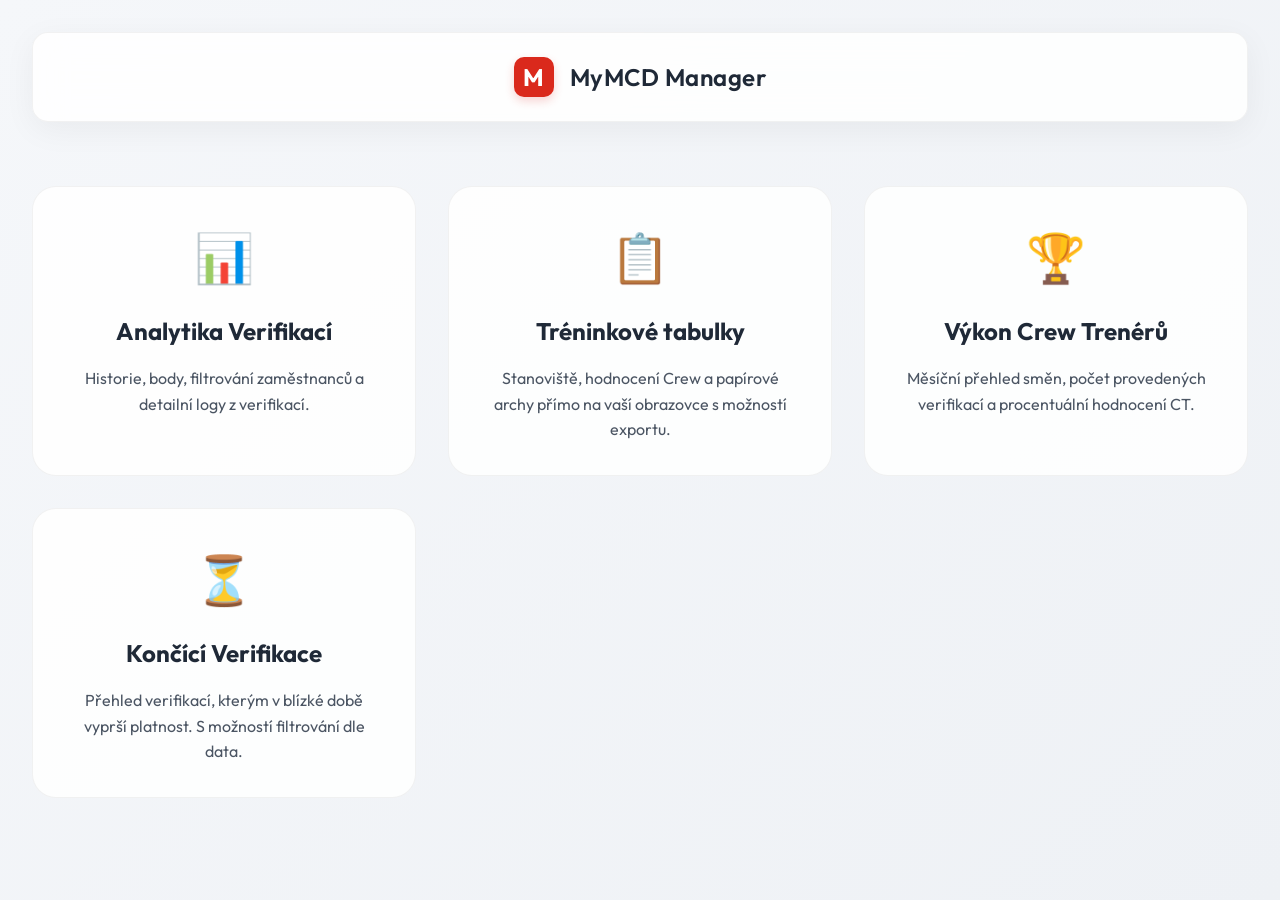
<file: templates/dashboard.html>
<!DOCTYPE html>
<html lang="cs">
<head>
    <meta charset="UTF-8">
    <meta name="viewport" content="width=device-width, initial-scale=1.0">
    <title>MyMCD Dashboard</title>
    <!-- Google Fonts for modern typography -->
    <link href="https://fonts.googleapis.com/css2?family=Outfit:wght@300;400;500;600;700&display=swap" rel="stylesheet">
    <link rel="stylesheet" href="/static/css/style.css">
    <style>
        .dashboard-grid {
            display: grid;
            grid-template-columns: repeat(auto-fit, minmax(300px, 1fr));
            gap: 2rem;
            margin-top: 2rem;
        }
        .dashboard-card {
            background: var(--glass-bg);
            border: 1px solid var(--glass-border);
            border-radius: var(--radius-lg);
            padding: 2rem;
            text-align: center;
            text-decoration: none;
            color: var(--text-primary);
            transition: transform 0.2s, box-shadow 0.2s;
            display: flex;
            flex-direction: column;
            align-items: center;
            gap: 1rem;
        }
        .dashboard-card:hover {
            transform: translateY(-5px);
            box-shadow: var(--shadow-lg);
        }
        .dashboard-card h2 {
            font-size: 1.5rem;
            color: var(--mcd-red);
        }
        .dashboard-card p {
            color: var(--text-secondary);
        }
        .card-icon {
            font-size: 3rem;
        }
    </style>
</head>
<body>
    <div class="app-container">
        <!-- Header Section -->
        <header class="glass-panel main-header">
            <div class="header-content" style="justify-content: center;">
                <div class="logo-area">
                    <div class="logo-icon">M</div>
                    <h1>MyMCD Manager</h1>
                </div>
            </div>
        </header>

        <!-- Main Dashboard View -->
        <main>
            <div class="dashboard-grid">
                <a href="/log" class="dashboard-card">
                    <div class="card-icon">📊</div>
                    <h2>Analytika Verifikací</h2>
                    <p>Historie, body, filtrování zaměstnanců a detailní logy z verifikací.</p>
                </a>
                
                <a href="/tables" class="dashboard-card">
                    <div class="card-icon">📋</div>
                    <h2>Tréninkové tabulky</h2>
                    <p>Stanoviště, hodnocení Crew a papírové archy přímo na vaší obrazovce s možností exportu.</p>
                </a>

                <a href="/ct-performance" class="dashboard-card">
                    <div class="card-icon">🏆</div>
                    <h2>Výkon Crew Trenérů</h2>
                    <p>Měsíční přehled směn, počet provedených verifikací a procentuální hodnocení CT.</p>
                </a>

                <a href="/expiring" class="dashboard-card">
                    <div class="card-icon">⏳</div>
                    <h2>Končící Verifikace</h2>
                    <p>Přehled verifikací, kterým v blízké době vyprší platnost. S možností filtrování dle data.</p>
                </a>
            </div>
        </main>
    </div>
</body>
</html>
</file>
<file: static/css/style.css>
:root {
    /* Brand & Accent Colors */
    --accent-red: #da291c;
    --accent-red-glow: rgba(218, 41, 28, 0.2);
    --accent-yellow: #ffc72c;
    --accent-yellow-glow: rgba(255, 199, 44, 0.4);
    
    /* Light Theme Core */
    --bg-color: #f5f7fa;
    --bg-gradient: linear-gradient(135deg, #f5f7fa 0%, #eef1f5 100%);
    --glass-bg: rgba(255, 255, 255, 0.85);
    --glass-border: rgba(0, 0, 0, 0.05);
    
    /* Typography */
    --text-primary: #1f2937;
    --text-secondary: #4b5563;
    --font-family: 'Outfit', sans-serif;
    
    /* Geometry */
    --radius-sm: 8px;
    --radius-md: 16px;
    --radius-lg: 24px;
    
    /* Transition */
    --transition-fast: 0.15s ease;
    --transition-smooth: 0.3s cubic-bezier(0.4, 0, 0.2, 1);
}

* {
    margin: 0;
    padding: 0;
    box-sizing: border-box;
}

body {
    background: var(--bg-gradient);
    background-attachment: fixed;
    color: var(--text-primary);
    font-family: var(--font-family);
    min-height: 100vh;
    display: flex;
    justify-content: center;
    line-height: 1.6;
}

/* Glassmorphism Utilities */
.glass-panel {
    background: var(--glass-bg);
    backdrop-filter: blur(16px);
    -webkit-backdrop-filter: blur(16px);
    border: 1px solid var(--glass-border);
    border-radius: var(--radius-md);
    box-shadow: 0 8px 32px 0 rgba(0, 0, 0, 0.05);
}

/* Layout */
.app-container {
    width: 100%;
    max-width: 1400px;
    padding: 2rem;
    display: flex;
    flex-direction: column;
    gap: 2rem;
}

/* Header */
.main-header {
    padding: 1.5rem 2rem;
}

.header-content {
    display: flex;
    justify-content: space-between;
    align-items: center;
    flex-wrap: wrap;
    gap: 1rem;
}

.logo-area {
    display: flex;
    align-items: center;
    gap: 1rem;
}

.logo-icon {
    width: 40px;
    height: 40px;
    background: var(--accent-red);
    color: white;
    font-weight: 700;
    font-size: 1.5rem;
    border-radius: 10px;
    display: flex;
    align-items: center;
    justify-content: center;
    box-shadow: 0 4px 10px var(--accent-red-glow);
}

h1 {
    font-size: 1.5rem;
    font-weight: 600;
    letter-spacing: 0.5px;
}

.header-actions {
    display: flex;
    align-items: center;
    gap: 1.5rem;
}

.sync-status {
    color: var(--text-secondary);
    font-size: 0.9rem;
}

/* Buttons */
.btn {
    appearance: none;
    background: none;
    border: none;
    cursor: pointer;
    font-family: var(--font-family);
    font-size: 0.95rem;
    font-weight: 500;
    border-radius: var(--radius-sm);
    padding: 0.75rem 1.5rem;
    transition: var(--transition-smooth);
    display: flex;
    align-items: center;
    justify-content: center;
    gap: 0.5rem;
}

.btn-primary {
    background: var(--accent-red);
    color: white;
    box-shadow: 0 4px 10px var(--accent-red-glow);
}

.btn-primary:hover {
    transform: translateY(-2px);
    box-shadow: 0 6px 15px var(--accent-red-glow);
    background: #e63125;
}

.btn-primary:active {
    transform: translateY(0);
}

/* Controls / Filters Layout */
.controls-section {
    padding: 1.5rem;
}

.filters-row {
    display: flex;
    flex-wrap: wrap;
    gap: 3rem;
    align-items: flex-start;
}

.filter-group {
    display: flex;
    flex-direction: column;
    gap: 0.8rem;
}

.filter-group label {
    font-weight: 600;
    font-size: 0.95rem;
    color: var(--text-secondary);
}

.date-filters {
    display: flex;
    align-items: center;
    gap: 0.8rem;
}

.date-input {
    padding: 0.4rem 0.8rem;
    border: 1px solid rgba(0, 0, 0, 0.1);
    border-radius: var(--radius-sm);
    font-family: var(--font-family);
    color: var(--text-primary);
    background: white;
    cursor: pointer;
}

.date-input:focus {
    outline: none;
    border-color: var(--accent-yellow);
    box-shadow: 0 0 0 3px var(--accent-yellow-glow);
}

.date-separator {
    color: var(--text-secondary);
    font-size: 0.9rem;
}

.controls-header {
    display: flex;
    align-items: center;
    gap: 1rem;
    margin-bottom: 1.5rem;
}

.controls-header h2 {
    font-size: 1.1rem;
    font-weight: 500;
    color: var(--text-secondary);
}

.badge {
    background: rgba(0, 0, 0, 0.05);
    padding: 0.2rem 0.6rem;
    border-radius: 20px;
    font-size: 0.8rem;
    font-weight: 600;
}

/* Filter Chips */
.filter-chips {
    display: flex;
    flex-wrap: wrap;
    gap: 0.75rem;
}

.chip {
    background: white;
    border: 1px solid rgba(0, 0, 0, 0.1);
    color: var(--text-secondary);
    padding: 0.5rem 1rem;
    border-radius: 20px;
    font-size: 0.9rem;
    cursor: pointer;
    transition: var(--transition-smooth);
    user-select: none;
    box-shadow: 0 2px 4px rgba(0,0,0,0.02);
}

.chip:hover {
    border-color: rgba(0, 0, 0, 0.2);
    color: var(--text-primary);
    transform: translateY(-1px);
}

.chip.active {
    background: var(--accent-yellow);
    color: #111;
    border-color: var(--accent-yellow);
    box-shadow: 0 4px 10px var(--accent-yellow-glow);
    font-weight: 600;
}

/* Table Area */
.table-container {
    padding: 1rem;
    overflow-x: auto;
    min-height: 400px;
    max-height: 60vh;
    overflow-y: auto;
    position: relative;
}

table {
    width: 100%;
    border-collapse: separate;
    border-spacing: 0;
    text-align: left;
}

th {
    padding: 1rem 1.5rem;
    font-weight: 600;
    font-size: 0.85rem;
    text-transform: uppercase;
    letter-spacing: 1px;
    color: var(--text-secondary);
    border-bottom: 2px solid var(--glass-border);
    position: sticky;
    top: 0;
    background: var(--glass-bg);
    backdrop-filter: blur(16px);
    -webkit-backdrop-filter: blur(16px);
    z-index: 10;
}

td {
    padding: 1.25rem 1.5rem;
    font-size: 0.95rem;
    border-bottom: 1px solid rgba(0, 0, 0, 0.03);
    transition: var(--transition-fast);
}

tbody tr {
    transition: var(--transition-smooth);
}

tbody tr:hover {
    background: rgba(0, 0, 0, 0.02);
}

/* Status Pill */
.status-pill {
    display: inline-block;
    padding: 0.25rem 0.75rem;
    border-radius: 20px;
    font-size: 0.8rem;
    font-weight: 600;
}

.status-success {
    background: rgba(46, 204, 113, 0.1);
    color: #27ae60;
    border: 1px solid rgba(46, 204, 113, 0.3);
}

.status-fail {
    background: rgba(231, 76, 60, 0.1);
    color: #c0392b;
    border: 1px solid rgba(231, 76, 60, 0.3);
}

.score {
    font-family: monospace;
    font-size: 1.05rem;
    font-weight: 600;
}

/* Spinners & States */
.spinner {
    width: 20px;
    height: 20px;
    border: 3px solid rgba(255,255,255,0.4);
    border-radius: 50%;
    border-top-color: white;
    animation: spin 1s ease-in-out infinite;
}

.big-spinner {
    width: 50px;
    height: 50px;
    border: 4px solid rgba(255, 199, 44, 0.4);
    border-radius: 50%;
    border-top-color: var(--accent-yellow);
    animation: spin 1s cubic-bezier(0.4, 0, 0.2, 1) infinite;
    margin-bottom: 1rem;
}

.state-message {
    position: absolute;
    top: 50%;
    left: 50%;
    transform: translate(-50%, -50%);
    display: flex;
    flex-direction: column;
    align-items: center;
    color: var(--text-secondary);
}

.state-message p {
    font-size: 1.1rem;
    letter-spacing: 0.5px;
}

.hidden {
    display: none !important;
}

@keyframes spin {
    to { transform: rotate(360deg); }
}

/* Animations */
td {
    animation: fade-in 0.3s ease-out forwards;
}

@keyframes fade-in {
    from { opacity: 0; transform: translateY(5px); }
    to { opacity: 1; transform: translateY(0); }
}
</file>
